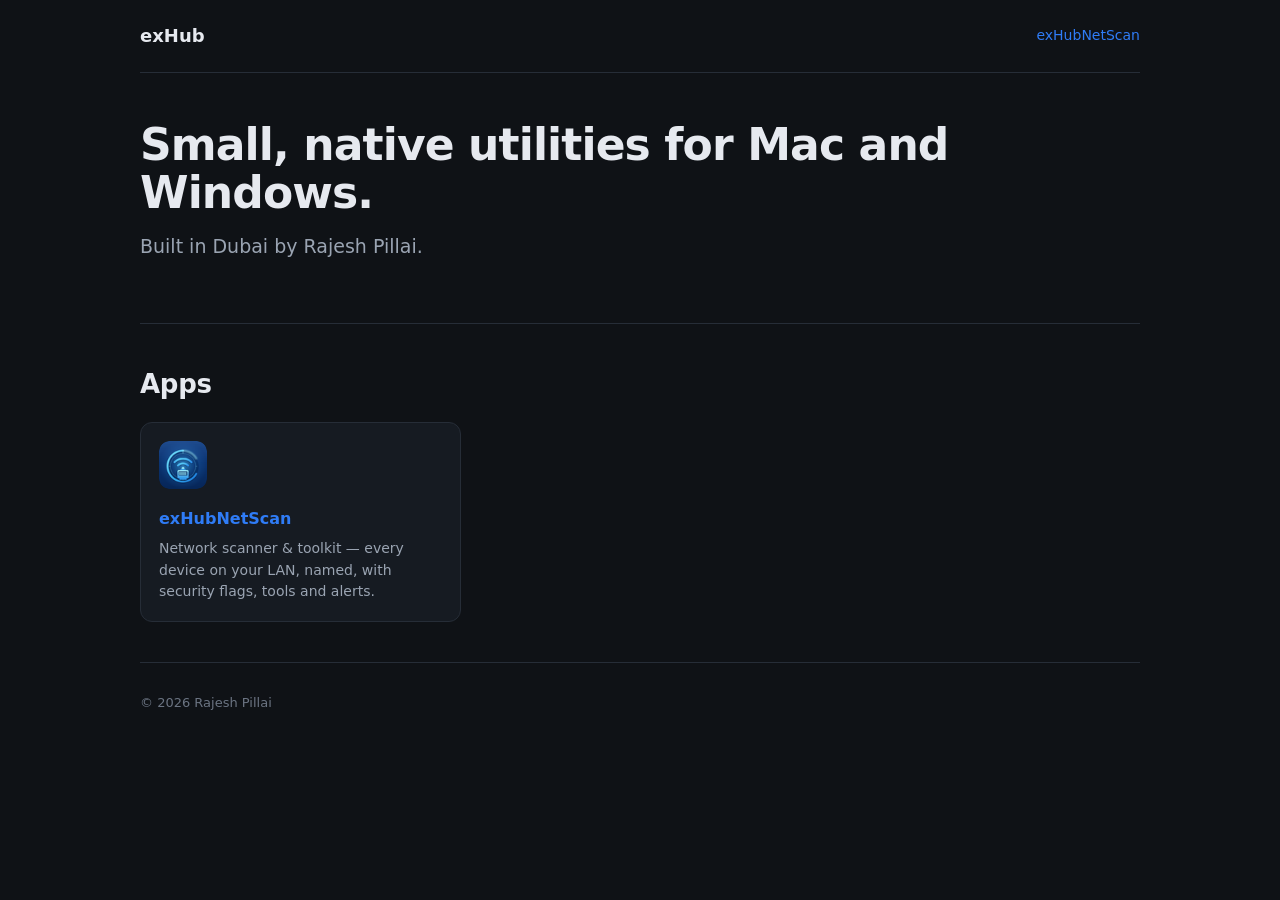
<file: index.html>
<!doctype html>
<html lang="en"><head><meta charset="utf-8"><meta name="viewport" content="width=device-width, initial-scale=1">
<title>exHub — apps by Rajesh Pillai</title><link rel="icon" href="netscan/img/icon-64.png"><link rel="stylesheet" href="netscan/style.css"></head>
<body><div class="wrap">
  <header class="top"><span class="name">exHub</span><nav><a href="netscan/">exHubNetScan</a></nav></header>
  <div class="hero" style="grid-template-columns:1fr;padding-top:48px">
    <div><h1>Small, native utilities for Mac and Windows.</h1><p class="lead">Built in Dubai by Rajesh Pillai.</p></div>
  </div>
  <section>
    <h2>Apps</h2>
    <div class="grid">
      <a class="card" href="netscan/" style="display:block"><img src="netscan/img/icon-64.png" alt="" style="width:48px;height:48px;border-radius:10px;margin-bottom:10px"><h3>exHubNetScan</h3><p>Network scanner &amp; toolkit — every device on your LAN, named, with security flags, tools and alerts.</p></a>
    </div>
  </section>
  <footer>© 2026 Rajesh Pillai</footer>
</div></body></html>
</file>
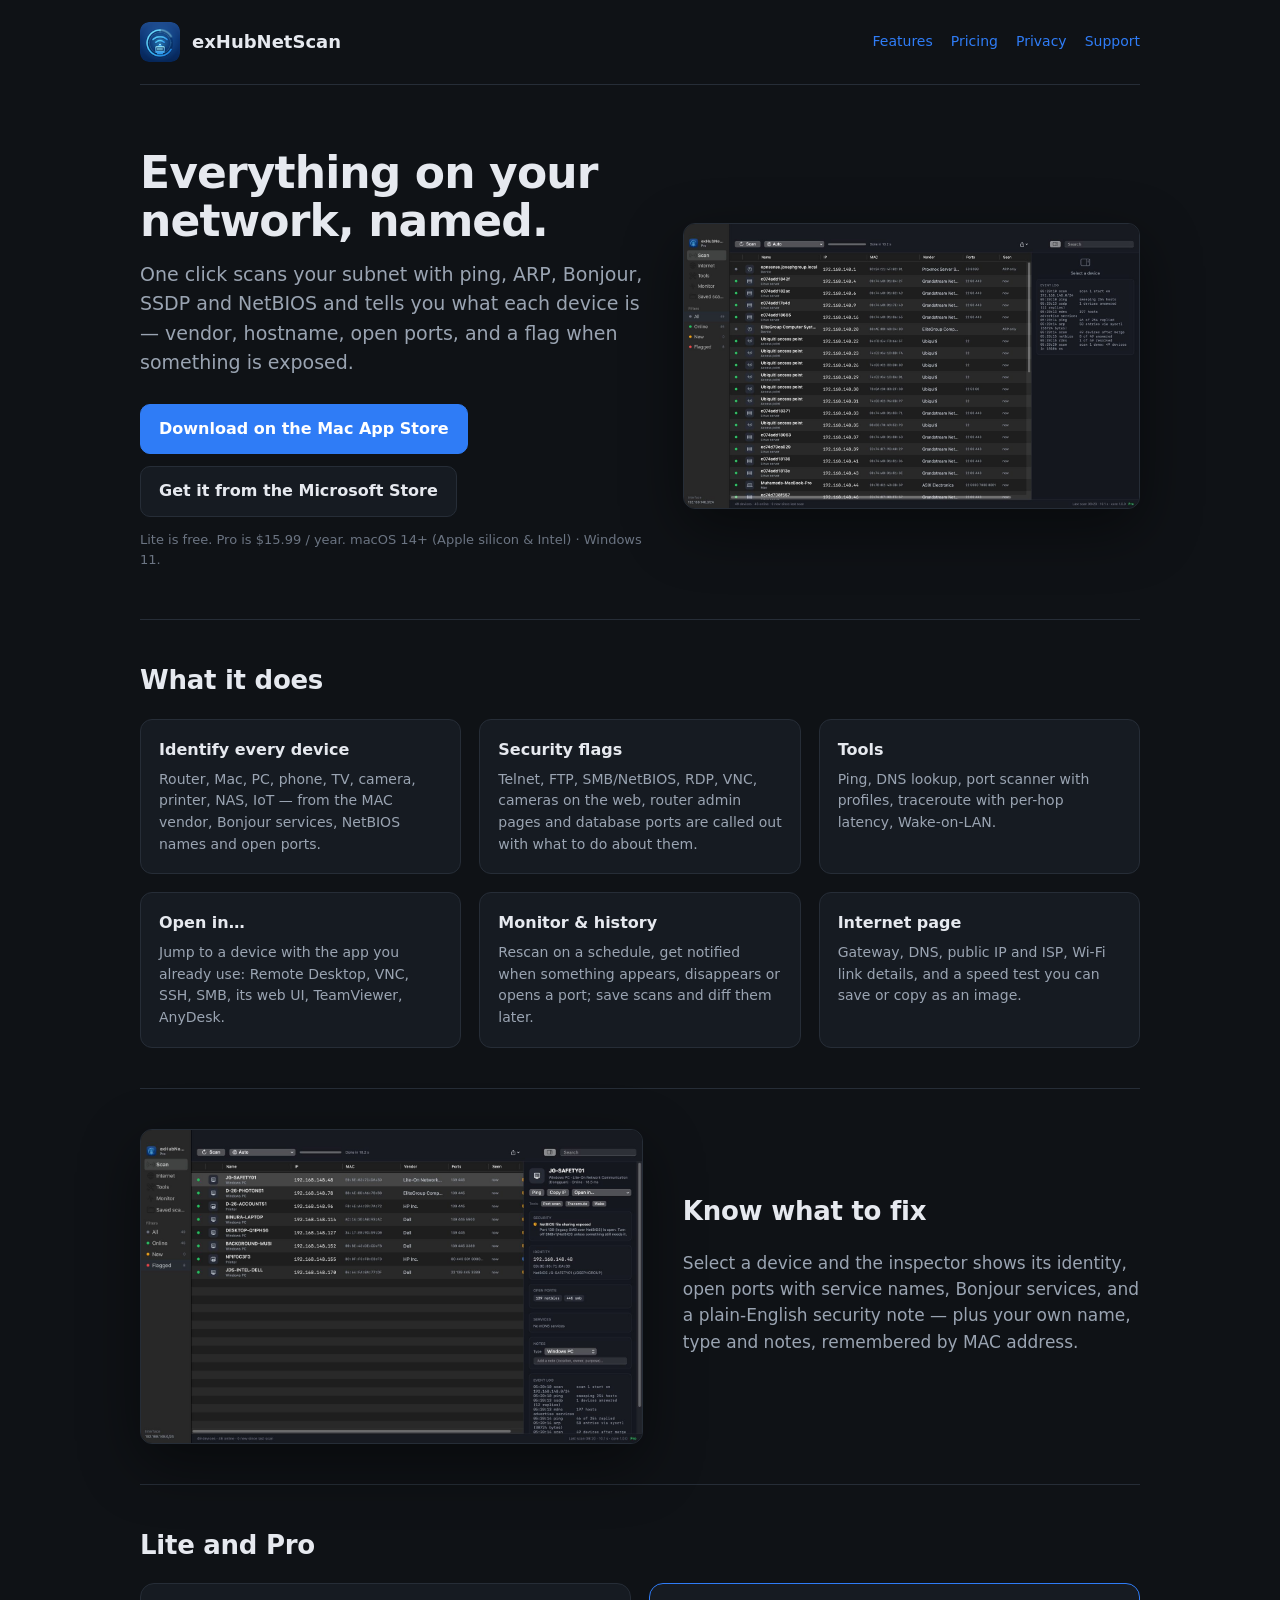
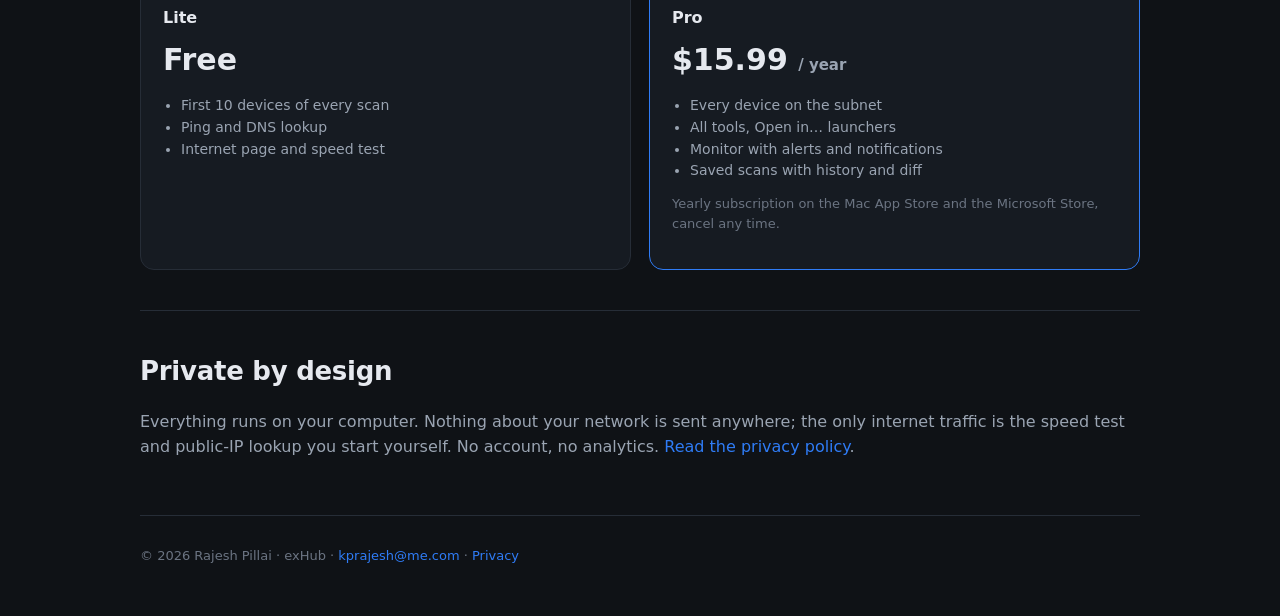
<file: netscan/index.html>
<!doctype html>
<html lang="en">
<head>
<meta charset="utf-8">
<meta name="viewport" content="width=device-width, initial-scale=1">
<title>exHubNetScan — network scanner & toolkit for Mac and Windows</title>
<meta name="description" content="See every device on your network in seconds — names, vendors, open ports and security warnings — then ping, trace, port-scan or wake it from the same window.">
<link rel="icon" href="img/icon-64.png">
<link rel="stylesheet" href="style.css">
</head>
<body>
<div class="wrap">
  <header class="top">
    <img src="img/icon-64.png" alt="">
    <span class="name">exHubNetScan</span>
    <nav><a href="#features">Features</a><a href="#pricing">Pricing</a><a href="privacy.html">Privacy</a><a href="mailto:kprajesh@me.com">Support</a></nav>
  </header>

  <div class="hero">
    <div>
      <h1>Everything on your network, named.</h1>
      <p class="lead">One click scans your subnet with ping, ARP, Bonjour, SSDP and NetBIOS and tells you what each device is — vendor, hostname, open ports, and a flag when something is exposed.</p>
      <div class="cta">
        <a class="btn primary" href="https://apps.apple.com/app/id6830165096">Download on the Mac App Store</a>
        <a class="btn" href="https://apps.microsoft.com/detail/9NFGGG8FCBW5">Get it from the Microsoft Store</a>
      </div>
      <p class="note">Lite is free. Pro is $15.99 / year. macOS 14+ (Apple silicon &amp; Intel) · Windows 11.</p>
    </div>
    <img class="shot" src="img/01-scan.jpg" alt="exHubNetScan scan results">
  </div>

  <section id="features">
    <h2>What it does</h2>
    <div class="grid">
      <div class="card"><h3>Identify every device</h3><p>Router, Mac, PC, phone, TV, camera, printer, NAS, IoT — from the MAC vendor, Bonjour services, NetBIOS names and open ports.</p></div>
      <div class="card"><h3>Security flags</h3><p>Telnet, FTP, SMB/NetBIOS, RDP, VNC, cameras on the web, router admin pages and database ports are called out with what to do about them.</p></div>
      <div class="card"><h3>Tools</h3><p>Ping, DNS lookup, port scanner with profiles, traceroute with per-hop latency, Wake-on-LAN.</p></div>
      <div class="card"><h3>Open in…</h3><p>Jump to a device with the app you already use: Remote Desktop, VNC, SSH, SMB, its web UI, TeamViewer, AnyDesk.</p></div>
      <div class="card"><h3>Monitor &amp; history</h3><p>Rescan on a schedule, get notified when something appears, disappears or opens a port; save scans and diff them later.</p></div>
      <div class="card"><h3>Internet page</h3><p>Gateway, DNS, public IP and ISP, Wi‑Fi link details, and a speed test you can save or copy as an image.</p></div>
    </div>
  </section>

  <section>
    <div class="hero" style="padding:0">
      <img class="shot" src="img/02-inspector.jpg" alt="Device inspector with security card">
      <div>
        <h2>Know what to fix</h2>
        <p class="lead" style="font-size:17px">Select a device and the inspector shows its identity, open ports with service names, Bonjour services, and a plain-English security note — plus your own name, type and notes, remembered by MAC address.</p>
      </div>
    </div>
  </section>

  <section id="pricing">
    <h2>Lite and Pro</h2>
    <div class="plans">
      <div class="plan"><strong>Lite</strong><div class="price">Free</div><ul><li>First 10 devices of every scan</li><li>Ping and DNS lookup</li><li>Internet page and speed test</li></ul></div>
      <div class="plan pro"><strong>Pro</strong><div class="price">$15.99 <span style="font-size:15px;color:var(--muted)">/ year</span></div><ul><li>Every device on the subnet</li><li>All tools, Open in… launchers</li><li>Monitor with alerts and notifications</li><li>Saved scans with history and diff</li></ul><p class="note" style="margin-top:12px">Yearly subscription on the Mac App Store and the Microsoft Store, cancel any time.</p></div>
    </div>
  </section>

  <section>
    <h2>Private by design</h2>
    <p style="color:var(--muted)">Everything runs on your computer. Nothing about your network is sent anywhere; the only internet traffic is the speed test and public-IP lookup you start yourself. No account, no analytics. <a href="privacy.html">Read the privacy policy</a>.</p>
  </section>

  <footer>© 2026 Rajesh Pillai · exHub · <a href="mailto:kprajesh@me.com">kprajesh@me.com</a> · <a href="privacy.html">Privacy</a></footer>
</div>
</body>
</html>
</file>
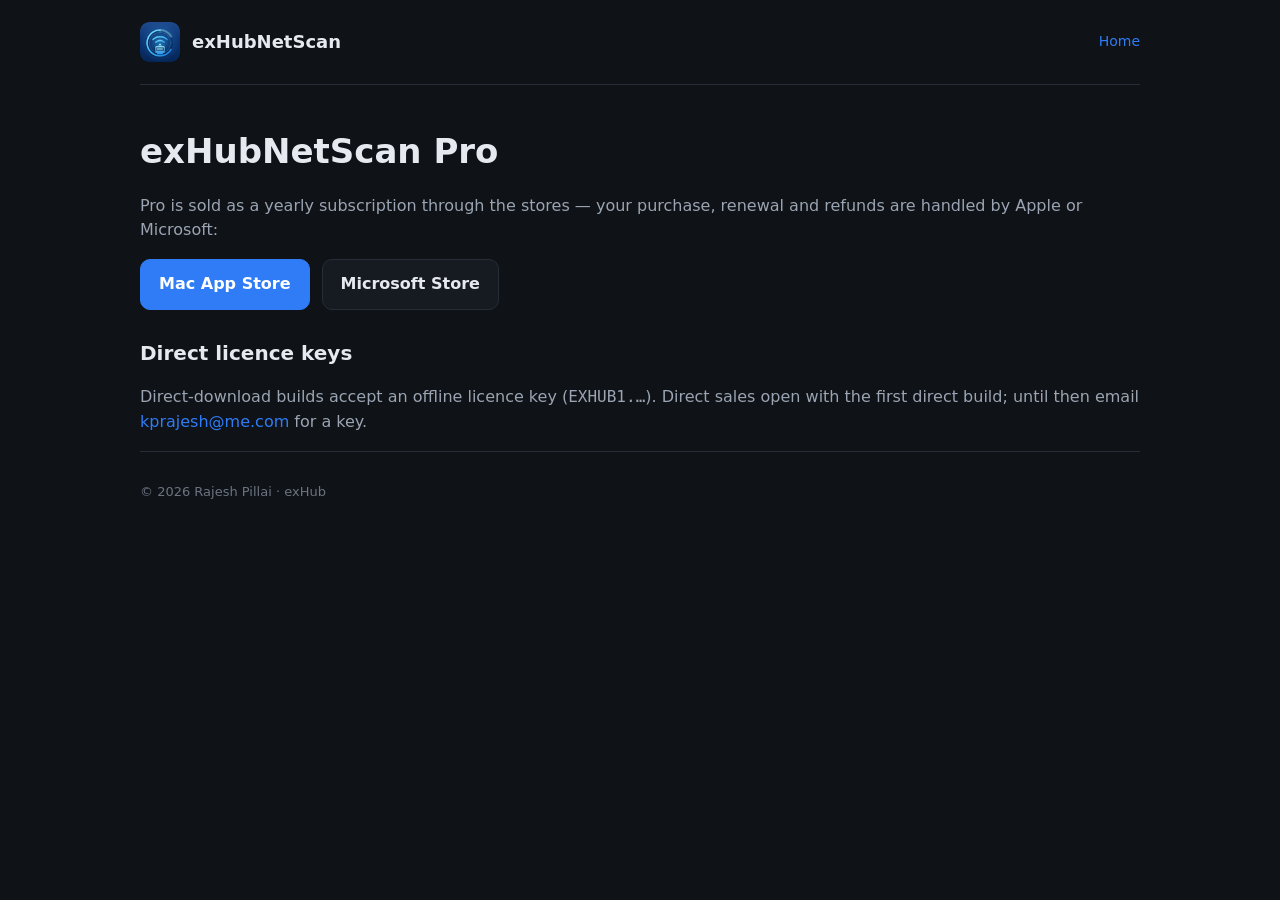
<file: netscan/buy.html>
<!doctype html>
<html lang="en"><head><meta charset="utf-8"><meta name="viewport" content="width=device-width, initial-scale=1">
<title>Buy exHubNetScan Pro</title><link rel="icon" href="img/icon-64.png"><link rel="stylesheet" href="style.css"></head>
<body><div class="wrap">
  <header class="top"><img src="img/icon-64.png" alt=""><span class="name"><a href="index.html" style="color:inherit">exHubNetScan</a></span><nav><a href="index.html">Home</a></nav></header>
  <main class="prose">
    <h1>exHubNetScan Pro</h1>
    <p>Pro is sold as a yearly subscription through the stores — your purchase, renewal and refunds are handled by Apple or Microsoft:</p>
    <p class="cta"><a class="btn primary" href="https://apps.apple.com/app/id6830165096">Mac App Store</a> <a class="btn" href="https://apps.microsoft.com/detail/9NFGGG8FCBW5">Microsoft Store</a></p>
    <h2>Direct licence keys</h2>
    <p>Direct-download builds accept an offline licence key (<code>EXHUB1.…</code>). Direct sales open with the first direct build; until then email <a href="mailto:kprajesh@me.com">kprajesh@me.com</a> for a key.</p>
  </main>
  <footer>© 2026 Rajesh Pillai · exHub</footer>
</div></body></html>
</file>
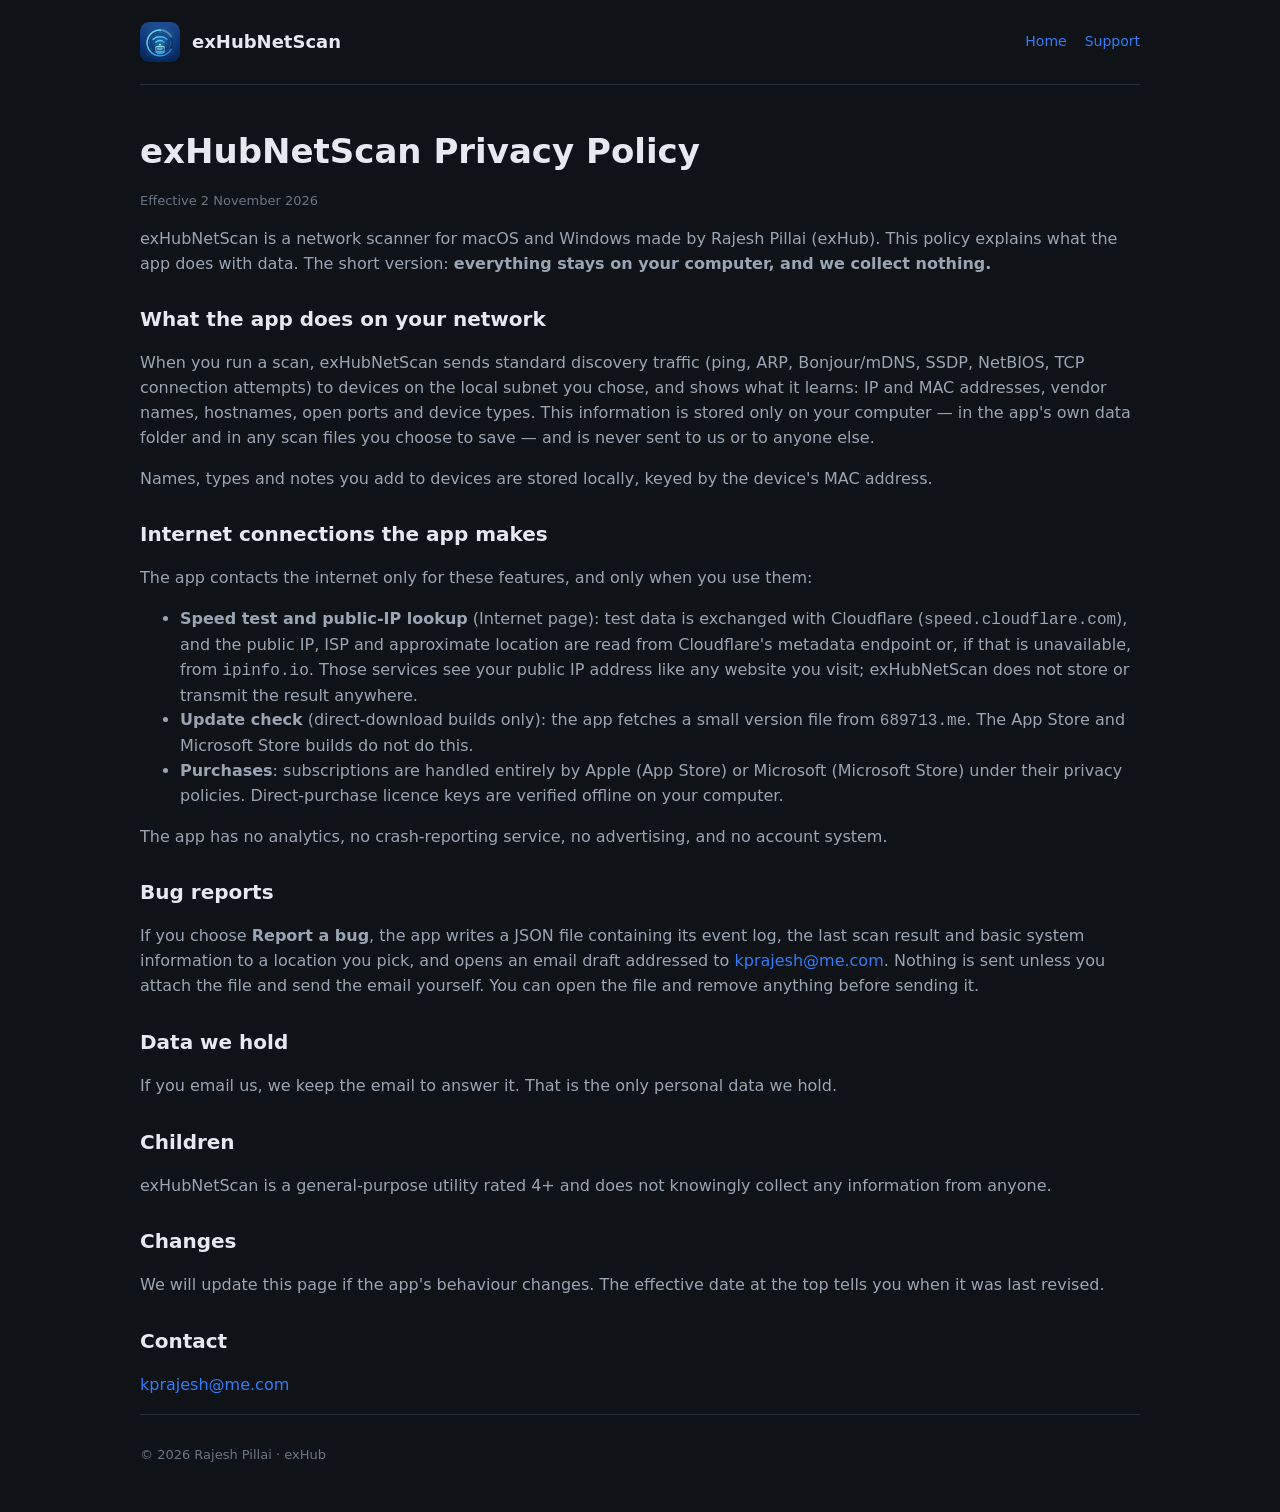
<file: netscan/privacy.html>
<!doctype html>
<html lang="en"><head><meta charset="utf-8"><meta name="viewport" content="width=device-width, initial-scale=1">
<title>exHubNetScan Privacy Policy</title><link rel="icon" href="img/icon-64.png"><link rel="stylesheet" href="style.css"></head>
<body><div class="wrap">
  <header class="top"><img src="img/icon-64.png" alt=""><span class="name"><a href="index.html" style="color:inherit">exHubNetScan</a></span>
  <nav><a href="index.html">Home</a><a href="mailto:kprajesh@me.com">Support</a></nav></header>
  <main class="prose">
<h1>exHubNetScan Privacy Policy</h1>
<p class="eff">Effective 2 November 2026</p>
<p>exHubNetScan is a network scanner for macOS and Windows made by Rajesh Pillai (exHub). This policy explains what the app does with data. The short version: <strong>everything stays on your computer, and we collect nothing.</strong></p>
<h2>What the app does on your network</h2>
<p>When you run a scan, exHubNetScan sends standard discovery traffic (ping, ARP, Bonjour/mDNS, SSDP, NetBIOS, TCP connection attempts) to devices on the local subnet you chose, and shows what it learns: IP and MAC addresses, vendor names, hostnames, open ports and device types. This information is stored only on your computer — in the app&#x27;s own data folder and in any scan files you choose to save — and is never sent to us or to anyone else.</p>
<p>Names, types and notes you add to devices are stored locally, keyed by the device&#x27;s MAC address.</p>
<h2>Internet connections the app makes</h2>
<p>The app contacts the internet only for these features, and only when you use them:</p>
<ul>
<li><strong>Speed test and public-IP lookup</strong> (Internet page): test data is exchanged with Cloudflare (<code>speed.cloudflare.com</code>), and the public IP, ISP and approximate location are read from Cloudflare&#x27;s metadata endpoint or, if that is unavailable, from <code>ipinfo.io</code>. Those services see your public IP address like any website you visit; exHubNetScan does not store or transmit the result anywhere.</li>
<li><strong>Update check</strong> (direct-download builds only): the app fetches a small version file from <code>689713.me</code>. The App Store and Microsoft Store builds do not do this.</li>
<li><strong>Purchases</strong>: subscriptions are handled entirely by Apple (App Store) or Microsoft (Microsoft Store) under their privacy policies. Direct-purchase licence keys are verified offline on your computer.</li>
</ul>
<p>The app has no analytics, no crash-reporting service, no advertising, and no account system.</p>
<h2>Bug reports</h2>
<p>If you choose <strong>Report a bug</strong>, the app writes a JSON file containing its event log, the last scan result and basic system information to a location you pick, and opens an email draft addressed to <a href="mailto:kprajesh@me.com">kprajesh@me.com</a>. Nothing is sent unless you attach the file and send the email yourself. You can open the file and remove anything before sending it.</p>
<h2>Data we hold</h2>
<p>If you email us, we keep the email to answer it. That is the only personal data we hold.</p>
<h2>Children</h2>
<p>exHubNetScan is a general-purpose utility rated 4+ and does not knowingly collect any information from anyone.</p>
<h2>Changes</h2>
<p>We will update this page if the app&#x27;s behaviour changes. The effective date at the top tells you when it was last revised.</p>
<h2>Contact</h2>
<p><a href="mailto:kprajesh@me.com">kprajesh@me.com</a></p>
  </main>
  <footer>© 2026 Rajesh Pillai · exHub</footer>
</div></body></html>
</file>
<file: netscan/style.css>
:root {
  --bg: #0f1216; --surface: #161b22; --line: #262d37; --text: #e6e9ef; --muted: #9aa4b2; --dim: #6b7482;
  --accent: #2f7cf6; --online: #31c47c; --warn: #f0a93b;
}
* { box-sizing: border-box; }
html, body { margin: 0; background: var(--bg); color: var(--text); font: 16px/1.55 -apple-system, "SF Pro Text", "Segoe UI", Inter, system-ui, sans-serif; }
a { color: var(--accent); text-decoration: none; } a:hover { text-decoration: underline; }
.wrap { max-width: 1040px; margin: 0 auto; padding: 0 20px; }
header.top { display: flex; align-items: center; gap: 12px; padding: 22px 0; border-bottom: 1px solid var(--line); }
header.top img { width: 40px; height: 40px; border-radius: 9px; }
header.top .name { font-weight: 700; font-size: 18px; }
header.top nav { margin-left: auto; display: flex; gap: 18px; font-size: 14px; color: var(--muted); }
.hero { padding: 64px 0 36px; display: grid; grid-template-columns: 1.1fr 1fr; gap: 40px; align-items: center; }
.hero h1 { font-size: 44px; line-height: 1.1; margin: 0 0 14px; letter-spacing: -0.02em; }
.hero p.lead { font-size: 19px; color: var(--muted); margin: 0 0 26px; }
.cta { display: flex; gap: 12px; flex-wrap: wrap; align-items: center; }
.btn { display: inline-block; padding: 12px 18px; border-radius: 10px; font-weight: 600; border: 1px solid var(--line); background: var(--surface); color: var(--text); }
.btn.primary { background: var(--accent); border-color: var(--accent); color: #fff; }
.btn:hover { text-decoration: none; filter: brightness(1.08); }
.note { font-size: 13px; color: var(--dim); }
.shot { border-radius: 12px; border: 1px solid var(--line); box-shadow: 0 20px 60px rgba(0,0,0,.45); width: 100%; height: auto; }
section { padding: 40px 0; border-top: 1px solid var(--line); }
section h2 { font-size: 26px; margin: 0 0 18px; letter-spacing: -0.01em; }
.grid { display: grid; grid-template-columns: repeat(3, 1fr); gap: 18px; }
.card { background: var(--surface); border: 1px solid var(--line); border-radius: 12px; padding: 18px; }
.card h3 { margin: 0 0 6px; font-size: 16px; }
.card p { margin: 0; color: var(--muted); font-size: 14px; }
.plans { display: grid; grid-template-columns: 1fr 1fr; gap: 18px; }
.plan { background: var(--surface); border: 1px solid var(--line); border-radius: 14px; padding: 22px; }
.plan .price { font-size: 30px; font-weight: 700; margin: 6px 0 2px; }
.plan ul { margin: 12px 0 0; padding-left: 18px; color: var(--muted); font-size: 14px; }
.plan.pro { border-color: var(--accent); }
footer { padding: 30px 0 50px; color: var(--dim); font-size: 13px; border-top: 1px solid var(--line); }
.prose h1 { font-size: 34px; margin: 40px 0 6px; } .prose h2 { font-size: 20px; margin: 28px 0 8px; }
.prose p, .prose li { color: var(--muted); } .prose .eff { color: var(--dim); font-size: 13px; }
@media (max-width: 820px) { .hero, .plans { grid-template-columns: 1fr; } .grid { grid-template-columns: 1fr; } .hero h1 { font-size: 34px; } }
</file>
